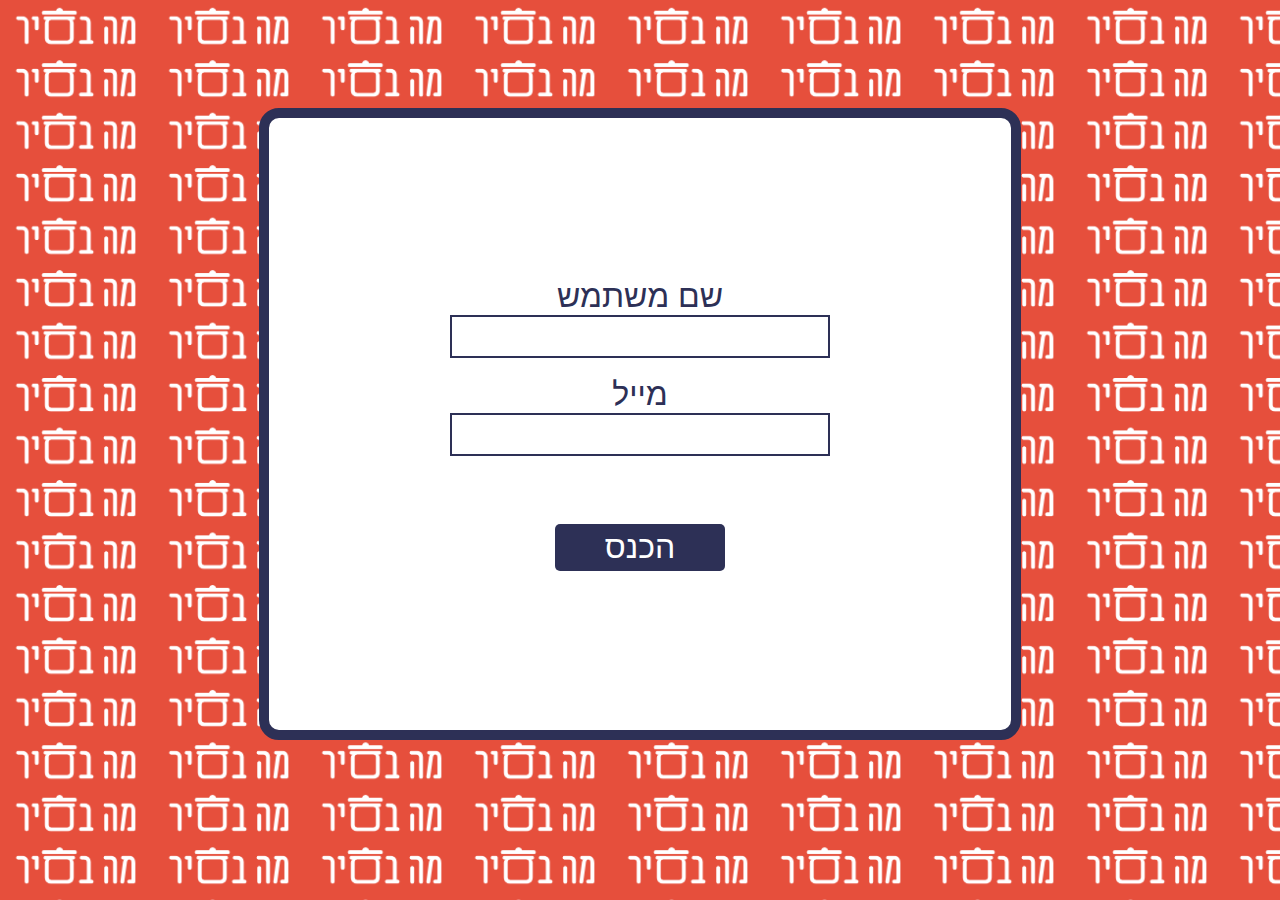
<file: index.html>
<!DOCTYPE html>
<html lang="en">

<head>
    <meta charset="UTF-8">
    <meta name="viewport" content="width=device-width, initial-scale=1.0">
    <title>login</title>
</head>

<body>
    <form>
        <label for="userName">שם משתמש</label>
        <input type="text" id="name" name="userName" required maxlength="10"><br />
        <label for="email">מייל</label>
        <input type="email" id="email" name="email" required><br />
        <button type="submit">הכנס</button>
    </form>
    <script src="/pages/login/login.js"></script>
</body>
<style>
    html {
        direction: rtl;
        display: flex;
        justify-content: center;
        background-image: url(/images/styleImages/לוגו.png);
        background-size: 153px;
    }

    form {
        display: flex;
        justify-content: center;
        align-items: center;
        width: 58vw;
        height: 68vh;
        background-color: white;
        margin-top: 100px;
        border-radius: 20px;
        border: solid #2d3056 10px;
        /* margin-left: 20px; */
        flex-flow: column;
        font-family: 'Gill Sans', 'Gill Sans MT', Calibri, 'Trebuchet MS', sans-serif;
    }

    input {
        width: 50%;
        font-size: 200%;
        border: solid 2px #2d3056;
        color: #2d3056;
        font-family: 'Gill Sans', 'Gill Sans MT', Calibri, 'Trebuchet MS', sans-serif;
    }

    label {
        font-size: 200%;
        color: #2d3056;
    }

    button {
        font-family: 'Gill Sans', 'Gill Sans MT', Calibri, 'Trebuchet MS', sans-serif;
        font-size: xx-large;
        background-color: #2d3056;
        color: white;
        border: none;
        border-radius: 5px;
        padding: 5px 50px;
        margin-top: 50px;
    }
</style>

</html>
</file>
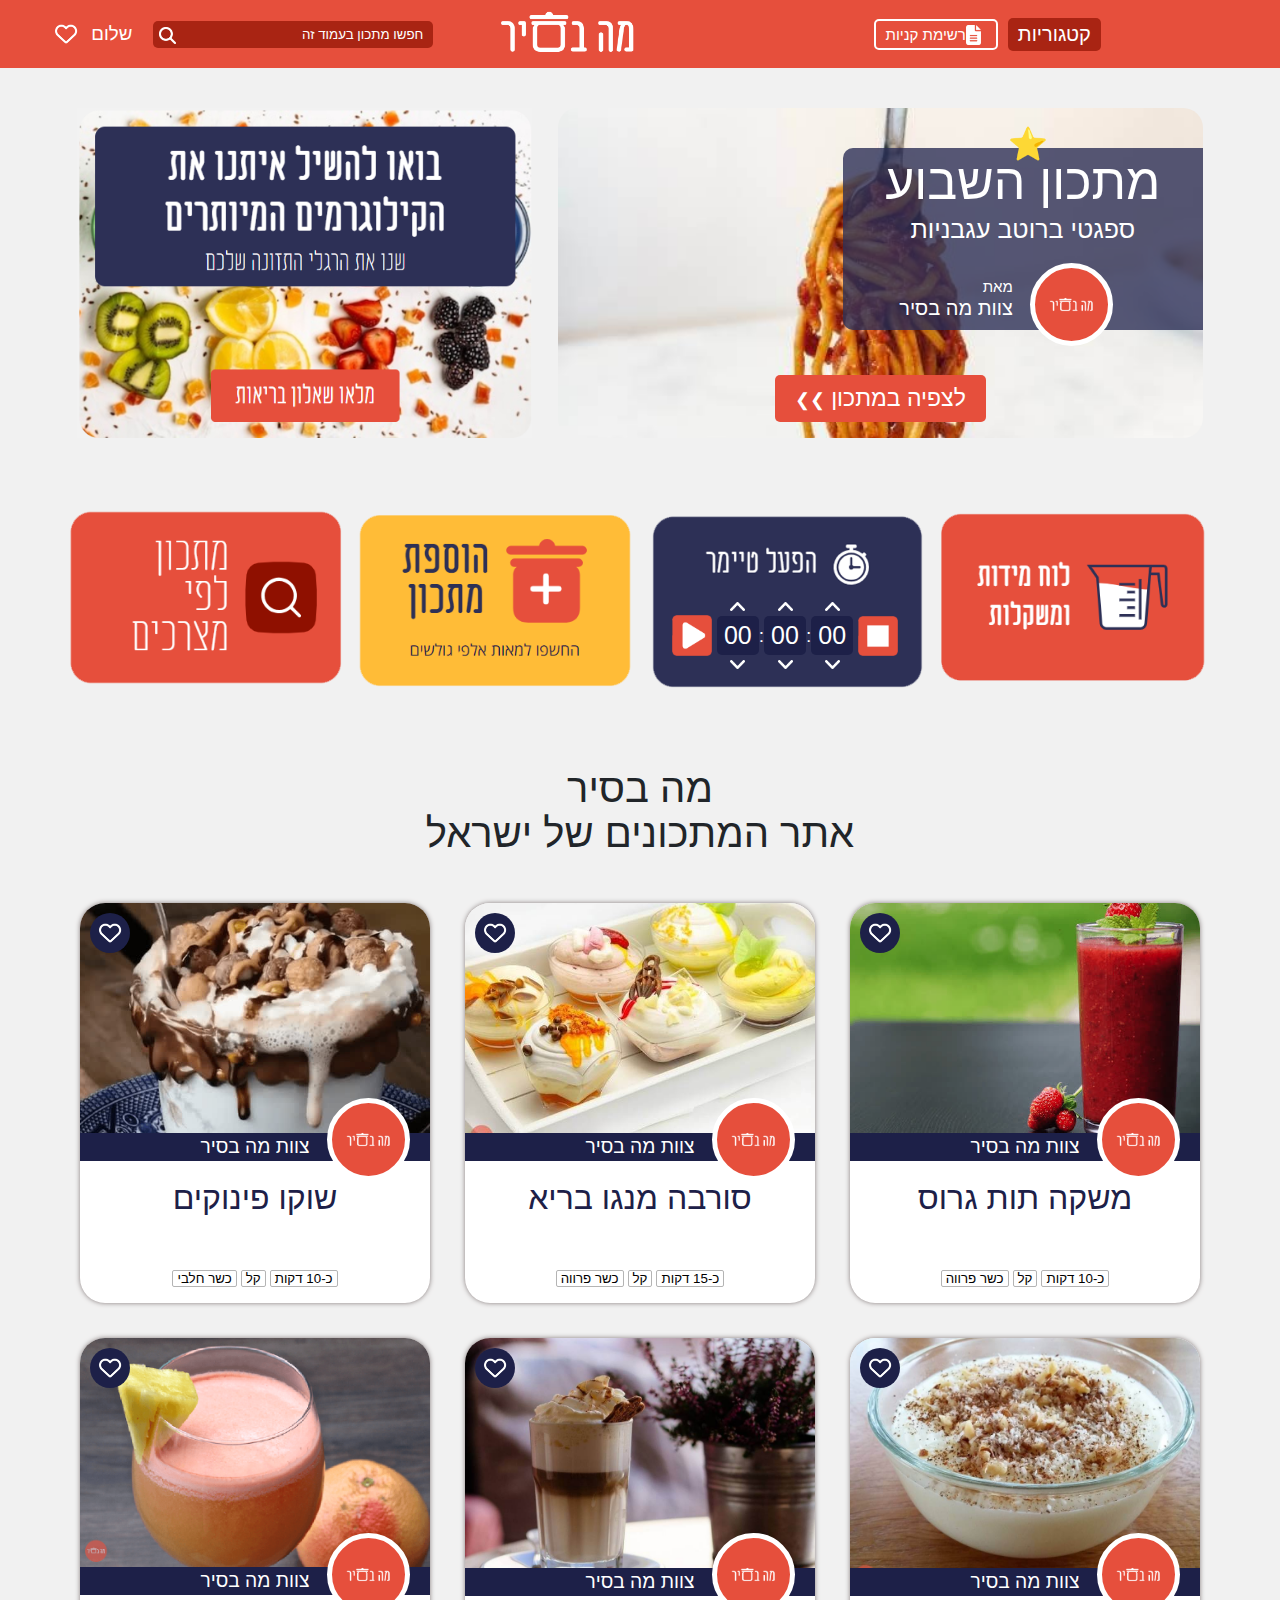
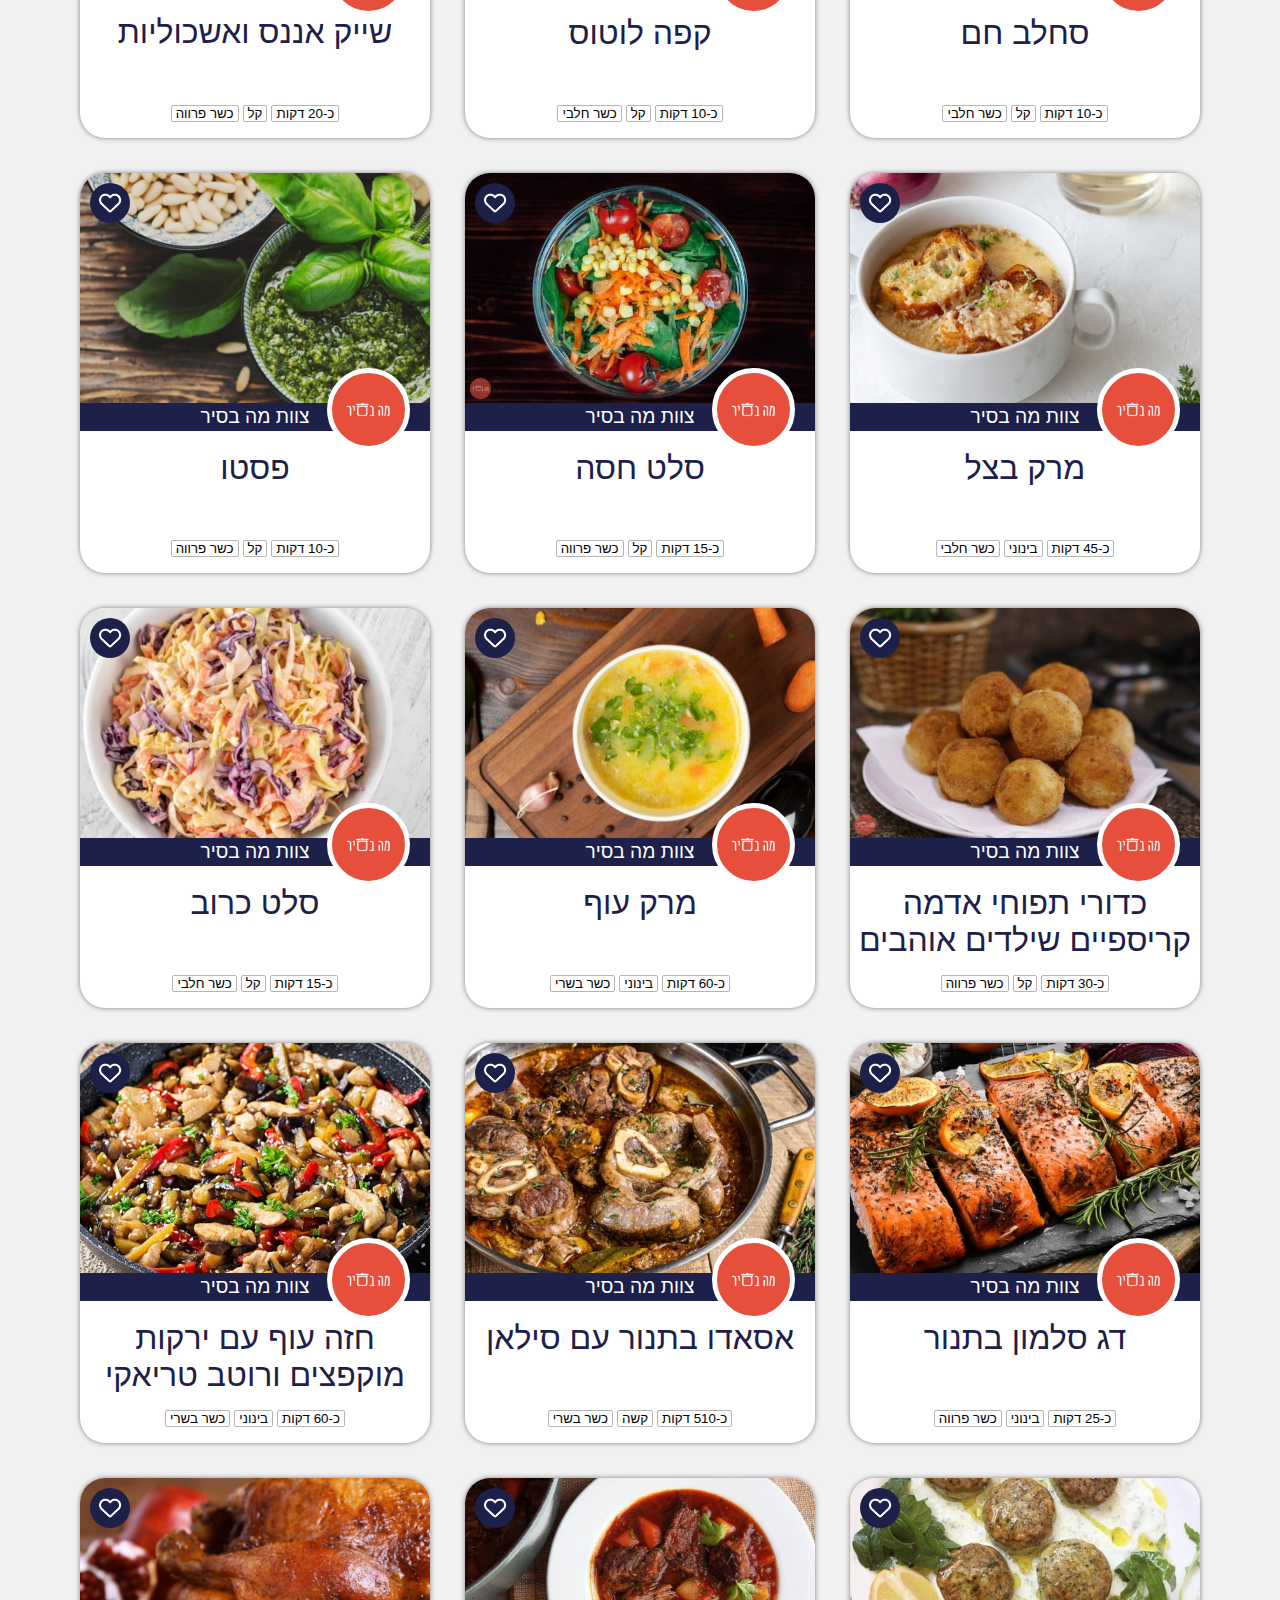
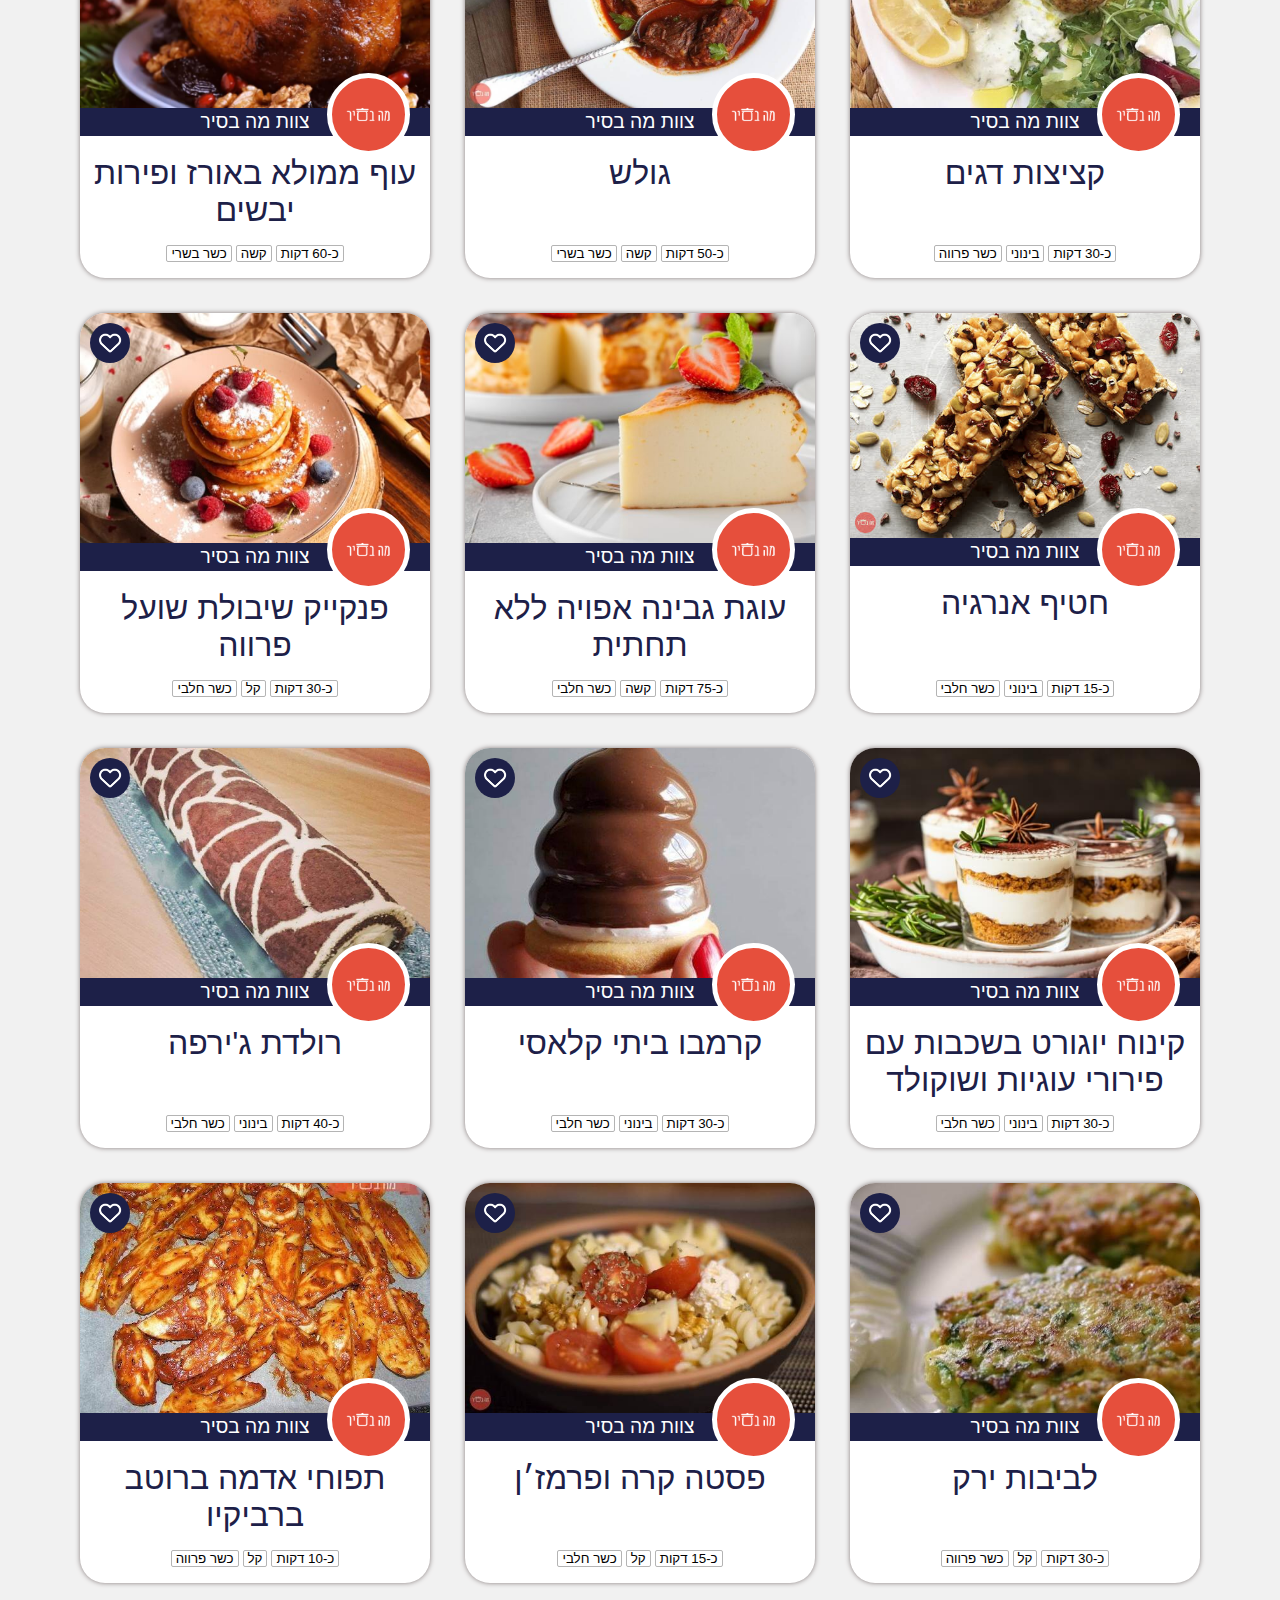
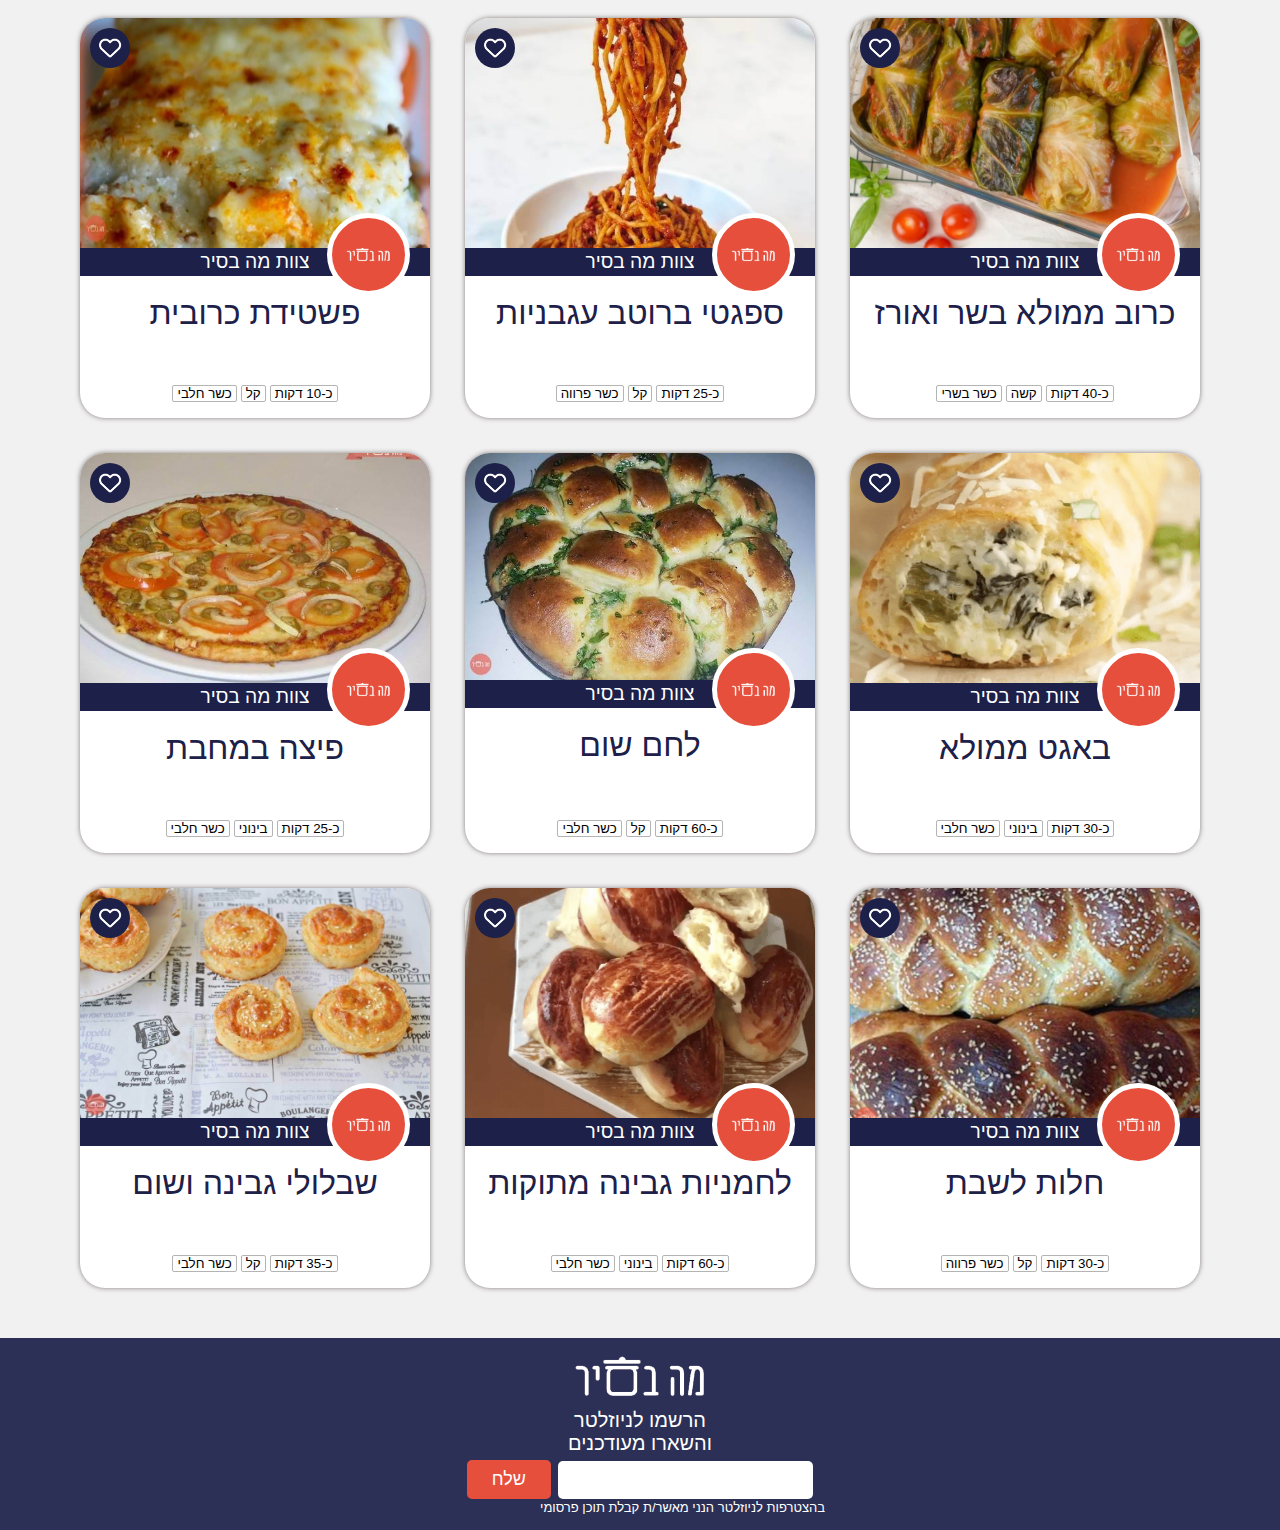
<file: pages/index/index.html>
<!DOCTYPE html>
<html lang="en">

<head>
    <meta charset="UTF-8">
    <meta name="viewport" content="width=device-width, initial-scale=1.0">
    <link rel="stylesheet" href="/pages/index/index.css">
    <link rel="stylesheet" href="/pages/header&footer/header&footer.css">
    <link rel="stylesheet" href="/pages/recipes/recipes.css">
    <title>מה בסיר - אתר המתכונים המוביל בישראל</title>
</head>
<body>
    <header>
        <div id="backDiv"></div>
        <nav>
            <h1>כל המתכונים</h1>
            <h2>קטגוריות</h2>
            <div id="c"></div>
            <h2>רמת קושי</h2>
            <div id="l"></div>
            <h2>כשרות</h2>
            <div id="k"></div>
        </nav>
        <a href="/pages/love/love.html"></a>
        <button id="category">קטגוריות</button>
        <a href="/pages/buyList/buyList.html" id="list">רשימת קניות</a>
        <!-- <img src="/images/לוגו.png" alt="" id="logo"> -->
        <a href="/pages/index/index.html"><img src="/images/styleImages/לוגו.png" alt="" id="logo"></a>
        <input type="text" placeholder="חפשו מתכון בעמוד זה" id="search">
        <h3 id="name">שלום <span id="spanname"></span></h3>
        <img src="/images/styleImages/לב ריק.png" alt="" id="lev" title="למתכונים שאהבתי">
    </header>
    <section>
        <div id="topPage">
            <div id="back">
                <p id="star">⭐</p>
                <div id="weekRecipe">
                    <h1>מתכון השבוע</h1>
                    <h2 id="n"></h2>
                    <img src="/images/styleImages/לוגו לבן.png" class="imgLogo" alt="">
                    <p>מאת<br>צוות מה בסיר</p>
                </div>
                <a href="">לצפיה במתכון <span>❯❯</span></a>
            </div>
            <img src="/images/styleImages/בריאות.png" alt="">
        </div>
        <div id="op">
            <a href="/pages/parse/parse.html" style="background-image: url(/images/styleImages/לוח\ מידות\ ומשקולות.png);" class="a"></a>
            <div id="taimer">
                <div>
                    <img src="/images/styleImages/עצור.png" alt="" id="stop">
                    <div id="seconds">
                        <img src="/images/styleImages/חץ לבן למעלה.png" alt="" class="up">
                        <p>00</p>
                        <img src="/images/styleImages/חץ למטה לבן.png" alt="" class="down">
                    </div>
                    <p>:</p>
                    <div id="minutes">
                        <img src="/images/styleImages/חץ לבן למעלה.png" alt="" class="up">
                        <p>00</p>
                        <img src="/images/styleImages/חץ למטה לבן.png" alt="" class="down">
                    </div>
                    <p>:</p>
                    <div id="houers">
                        <img src="/images/styleImages/חץ לבן למעלה.png" alt="" class="up">
                        <p>00</p>
                        <img src="/images/styleImages/חץ למטה לבן.png" alt="" class="down">
                    </div>
                    <img src="/images/styleImages/הפעל.png" alt="" id="start">
                </div>
            </div>
            <a href="/pages/addRecipes/addRecipe.html" style="background-image: url(/images/styleImages/הוספת\ מתכון.png);" class="a"></a>
            <a href="/pages/searchRecipe/searchRecipe.html" style="background-image: url(/images/styleImages/מתכון\ לפי\ מצרכים.png);" class="a"></a>
        </div>
        <h1 id="koteret">מה בסיר<br>אתר המתכונים של ישראל</h1>
        <div id="allRecipes"></div>
    </section>
    <footer>
        <div>
            <img src="/images/styleImages/לוגו לבן.png" alt="">
            <p>הרשמו לניוזלטר<br>והשארו מעודכנים</p>
            <form>
                <input type="email">
                <button type="submit">שלח</button><br>
            </form>
            <p>בהצטרפות לניוזלטר הנני מאשר/ת קבלת תוכן פרסומי</p>
        </div>
    </footer>
    <script src="/packages/jquery-3.2.1.js"></script>
    <script src="/pages/header&footer/header&footer.js"></script>
    <script src="/pages/index/index.js"></script>
    <script src="/pages/timer/taymer.js"></script>
</body>
</html>
</file>
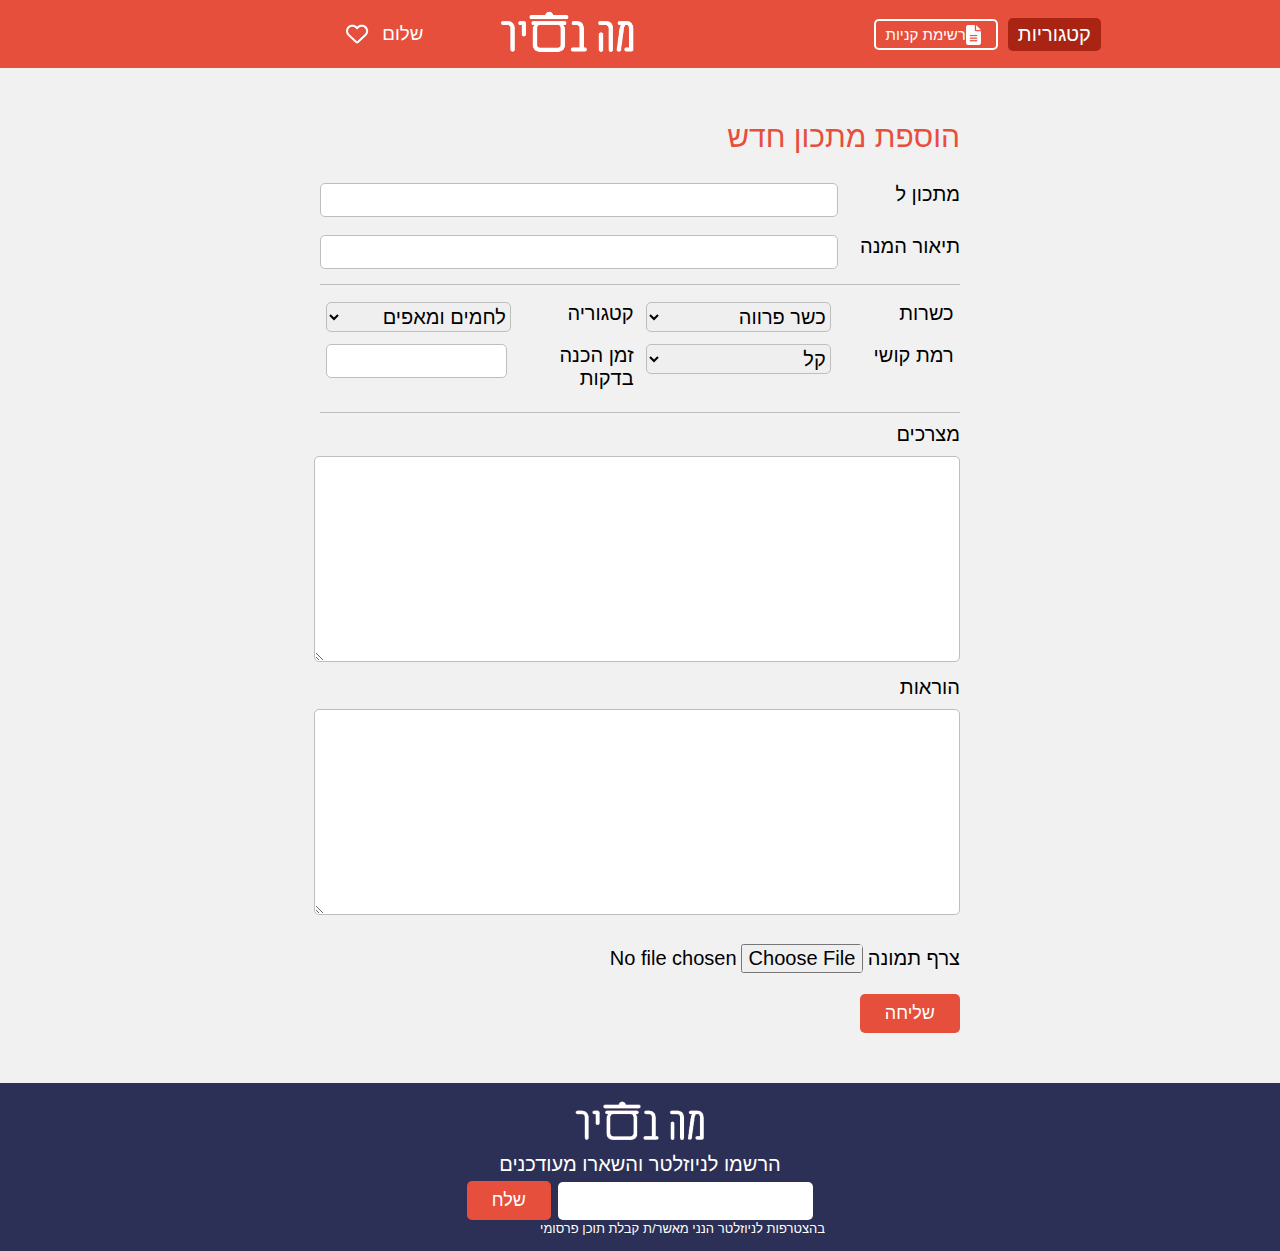
<file: pages/addRecipes/addRecipe.html>
<!DOCTYPE html>
<html lang="en">

<head>
    <meta charset="UTF-8">
    <meta name="viewport" content="width=device-width, initial-scale=1.0">
    <title>מה בסיר - אתר המתכונים המוביל בישראל</title>
    <link rel="stylesheet" href="/pages/header&footer/header&footer.css">
    <link rel="stylesheet" href="/pages/addRecipes/addRecipe.css">
</head>

<body>
    <header>
        <div id="backDiv"></div>
        <nav>
            <h1>כל המתכונים</h1>
            <h2>קטגוריות</h2>
            <div id="c"></div>
            <h2>רמת קושי</h2>
            <div id="l"></div>
            <h2>כשרות</h2>
            <div id="k"></div>
        </nav>
        <a href="/pages/love/love.html"></a>
        <button id="category">קטגוריות</button>
        <a href="/pages/buyList/buyList.html" id="list">רשימת קניות</a>
        <!-- <img src="/images/לוגו.png" alt="" id="logo"> -->
        <a href="/pages/index/index.html"><img src="/images/styleImages/לוגו.png" alt="" id="logo"></a>
        <!-- <input type="text" placeholder="חפשו מתכון בעמוד זה" id="search"> -->
        <h3 id="name">שלום <span id="spanname"></span></h3>
        <img src="/images/styleImages/לב ריק.png" alt="" id="lev" title="למתכונים שאהבתי">
    </header>
    <section>
        <form action="">
            <h1>הוספת מתכון חדש</h1>
            <div id="a">
                <div>
                    <label for="recipeName" class="text">מתכון ל</label>
                    <input type="text" name="recipeName" id="recipeName" class="recipe text" required>
                </div><br>
                <div>
                    <label for="description" class="text">תיאור המנה</label>
                    <input type="text" name="description" id="description" class="recipe text" required>
                </div>
            </div>
            <div id="b">
                <div>
                    <label for="kashrut" class="text">כשרות</label>
                    <select name="kashrut" id="kashrut" required>
                        <option value="1" class="kashrut text">כשר פרווה</option>
                        <option value="2" class="kashrut text">כשר חלבי</option>
                        <option value="3" class="kashrut text">כשר בשרי</option>
                    </select>
                </div>
                <div>
                    <label for="categories" class="text">קטגוריה</label>
                    <select name="categories" id="categories" required>
                        <option value="1" class="categories text">לחמים ומאפים</option>
                        <option value="2" class="categories text">מנות עקריות</option>
                        <option value="3" class="categories text">משקאות</option>
                        <option value="4" class="categories text">סלטים ומרקים</option>
                        <option value="5" class="categories text">קינוחים ועוגות</option>
                        <option value="6" class="categories text">תוספות</option>
                    </select>
                </div>
                <div>
                    <label for="level" class="text">רמת קושי</label>
                    <select name="level" id="level" required>
                        <option value="1" class="level text">קל</option>
                        <option value="2" class="level text">בינוני</option>
                        <option value="3" class="level text">קשה</option>
                    </select>
                </div>
                <div>
                    <label for="time" class="text">זמן הכנה בדקות</label>
                    <input type="number" name="time" id="time" class="text">
                </div>
            </div>
            <div>
                <label for="products" class="text">מצרכים</label>
                <textarea name="products" id="products" class="text" required></textarea>
                <label for="instructions" class="text">הוראות</label>
                <textarea name="instructions" id="instructions" class="text" required></textarea>
            </div>
            <label for="file">צרף תמונה</label>
            <input type="file" name="file" id="file"><br>
            
            <button>שליחה</button>
        </form>
    </section>
    <footer>
        <div>
            <img src="/images/styleImages/לוגו לבן.png" alt="">
            <p>הרשמו לניוזלטר והשארו מעודכנים</p>
            <form>
                <input type="email">
                <button type="submit">שלח</button>
            </form>
            <p>בהצטרפות לניוזלטר הנני מאשר/ת קבלת תוכן פרסומי</p>
        </div>
    </footer>
    <script src="/Data/recipes.json"></script>
    <script src="/pages/header&footer/header&footer.js"></script>
</body>

</html>
</file>
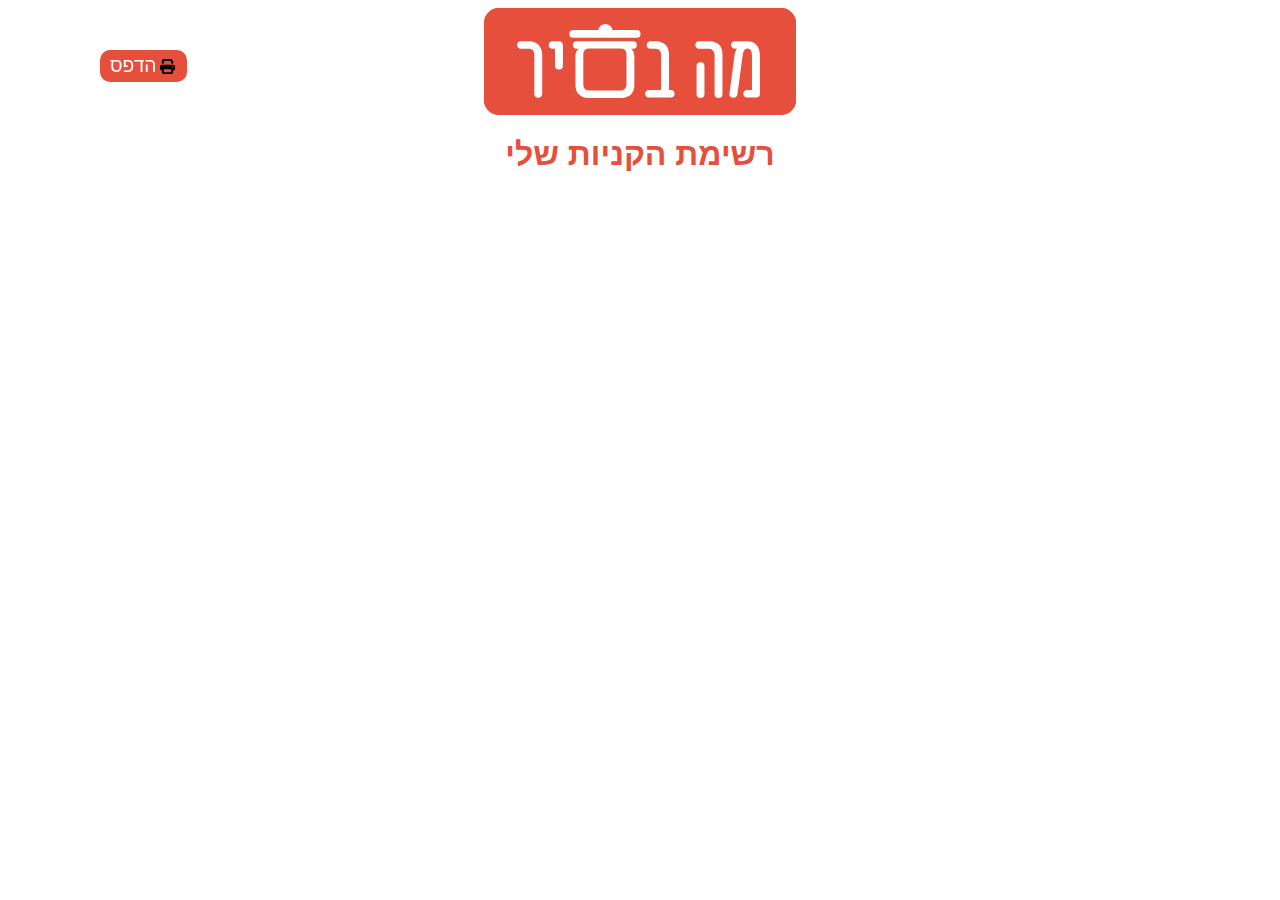
<file: pages/buyList/buyList.html>
<!DOCTYPE html>
<html lang="en">

<head>
    <meta charset="UTF-8">
    <meta name="viewport" content="width=device-width, initial-scale=1.0">
    <title>רשימת קניות</title>
    <link rel="stylesheet" href="/pages/buyList/buyList.css">
</head>

<body>
    <img src="/images/styleImages/לוגו.png" alt="">
    <h1>רשימת הקניות שלי</h1>
    <ol></ol>
    <button id="toPrint">הדפס</button>
</body>
<script src="/pages/buyList/buyList.js"></script>
</html>
</file>
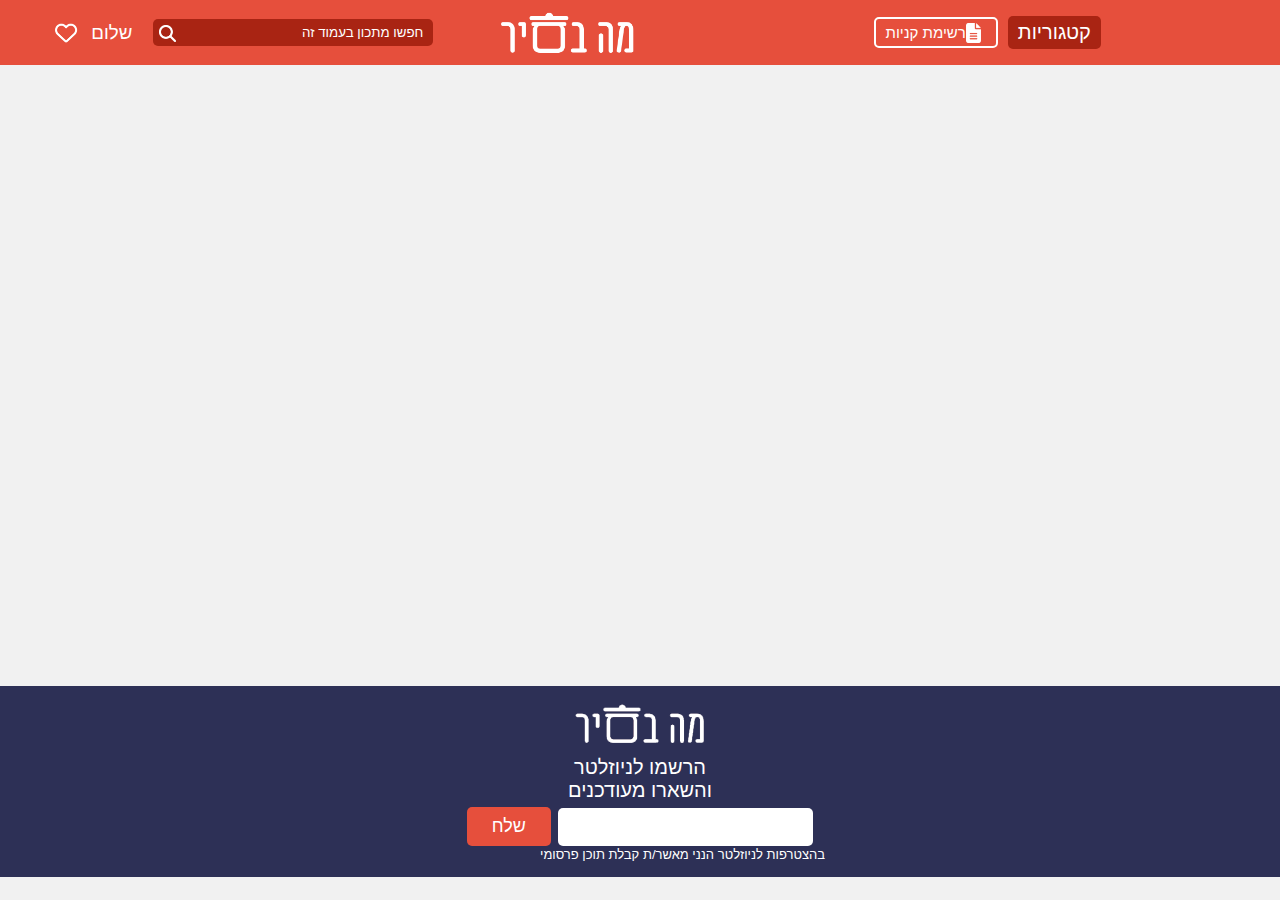
<file: pages/categorys/categorys.html>
<!DOCTYPE html>
<html lang="en">
<head>
    <meta charset="UTF-8">
    <meta name="viewport" content="width=device-width, initial-scale=1.0">
    <title>מה בסיר - אתר המתכונים המוביל בישראל</title>
    <link rel="stylesheet" href="/pages/header&footer/header&footer.css">
    <link rel="stylesheet" href="/pages/recipes/recipes.css">
</head>
<body>
    <header>
        <div id="backDiv"></div>
        <nav>
            <h1>כל המתכונים</h1>
            <h2>קטגוריות</h2>
            <div id="c"></div>
            <h2>רמת קושי</h2>
            <div id="l"></div>
            <h2>כשרות</h2>
            <div id="k"></div>
        </nav>
        <button id="category">קטגוריות</button>
        <a href="/pages/buyList/buyList.html" id="list">רשימת קניות</a>
        <img src="/images/styleImages/לוגו.png" alt="" id="logo">
        <input type="text" placeholder="חפשו מתכון בעמוד זה" id="search">
        <h3 id="name">שלום <span id="spanname"></span></h3>
        <img src="/images/styleImages/לב ריק.png" alt="" id="lev" title="למתכונים שאהבתי">
    </header>
    <section>
        <h1></h1>
        <h2></h2>
        <div id="allRecipes"></div>
    </section>
    <footer>
        <div>
            <img src="/images/styleImages/לוגו לבן.png" alt="">
            <p>הרשמו לניוזלטר<br>והשארו מעודכנים</p>
            <form>
                <input type="email">
                <button type="submit">שלח</button><br>
            </form>
            <p>בהצטרפות לניוזלטר הנני מאשר/ת קבלת תוכן פרסומי</p>
        </div>
    </footer>
    <script src="/packages/jquery-3.2.1.js"></script>
    <script src="/pages/header&footer/header&footer.js"></script>
    <script src="/pages/categorys/categorys.js"></script>
</body>
<style>
    section h1,section h2{
        text-align: center;
        color: #2d3056;
    }
    section h2{
       margin-inline: 25%;
       line-height: 1.5;
       font-weight: 400;
    }
    section h1{
        font-size: 50px;
    }
</style>
</html>
</file>
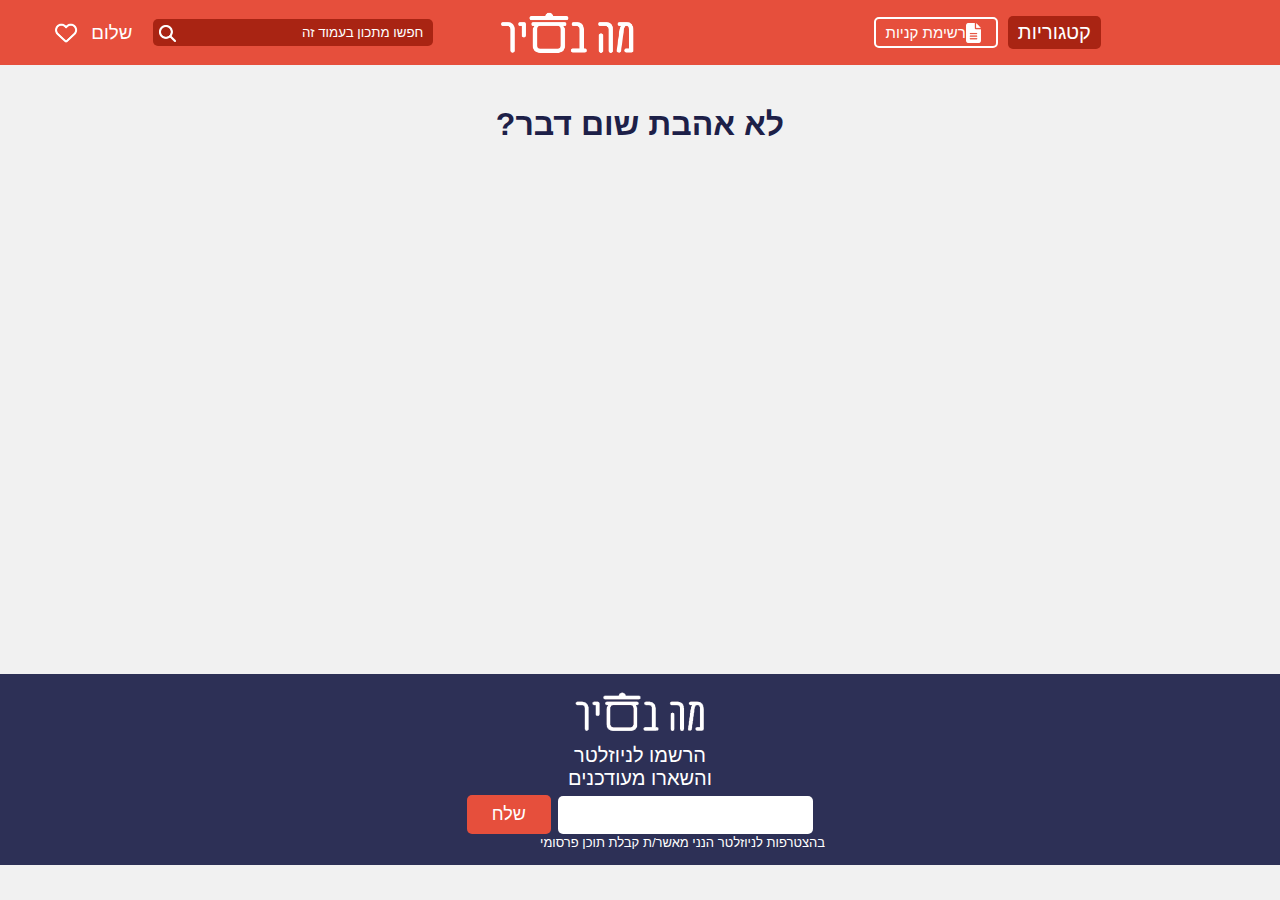
<file: pages/love/love.html>
<!DOCTYPE html>
<html lang="en">
<head>
    <meta charset="UTF-8">
    <meta name="viewport" content="width=device-width, initial-scale=1.0">
    <title>מה בסיר - אתר המתכונים המוביל בישראל</title>
    <link rel="stylesheet" href="/pages/header&footer/header&footer.css">
    <link rel="stylesheet" href="/pages/recipes/recipes.css">
</head>
<body>
    <header>
        <div id="backDiv"></div>
        <nav>
            <h1>כל המתכונים</h1>
            <h2>קטגוריות</h2>
            <div id="c"></div>
            <h2>רמת קושי</h2>
            <div id="l"></div>
            <h2>כשרות</h2>
            <div id="k"></div>
        </nav>
        <button id="category">קטגוריות</button>
        <a href="/pages/buyList/buyList.html" id="list">רשימת קניות</a>
        <img src="/images/styleImages/לוגו.png" alt="" id="logo">
        <input type="text" placeholder="חפשו מתכון בעמוד זה" id="search">
        <h3 id="name">שלום <span id="spanname"></span></h3>
        <img src="/images/styleImages/לב ריק.png" alt="" id="lev" title="למתכונים שאהבתי">
    </header>
    <section>
        <h1 id="title" style="text-align: center;"></h1>
        <button id="resetAll">רוקן הכל</button>
        <div id="allRecipes"></div>
    </section>
    <footer>
        <div>
            <img src="/images/styleImages/לוגו לבן.png" alt="">
            <p>הרשמו לניוזלטר<br>והשארו מעודכנים</p>
            <form>
                <input type="email">
                <button type="submit">שלח</button><br>
            </form>
            <p>בהצטרפות לניוזלטר הנני מאשר/ת קבלת תוכן פרסומי</p>
        </div>
    </footer>
    <script src="/packages/jquery-3.2.1.js"></script>
    <script src="/pages/header&footer/header&footer.js"></script>
    <script src="/pages/love/love.js"></script>
</body>
<style>
    #resetAll{
        display: none;
        color: #f6656f;
        background-color: white;
        border: #f6656f solid 2px;
        border-radius: 5px;
        font-size: 20px;
        padding-inline: 10px;
        position: fixed;
        left: 50px;
        top: 100px;
    }
</style>
</html>
</file>
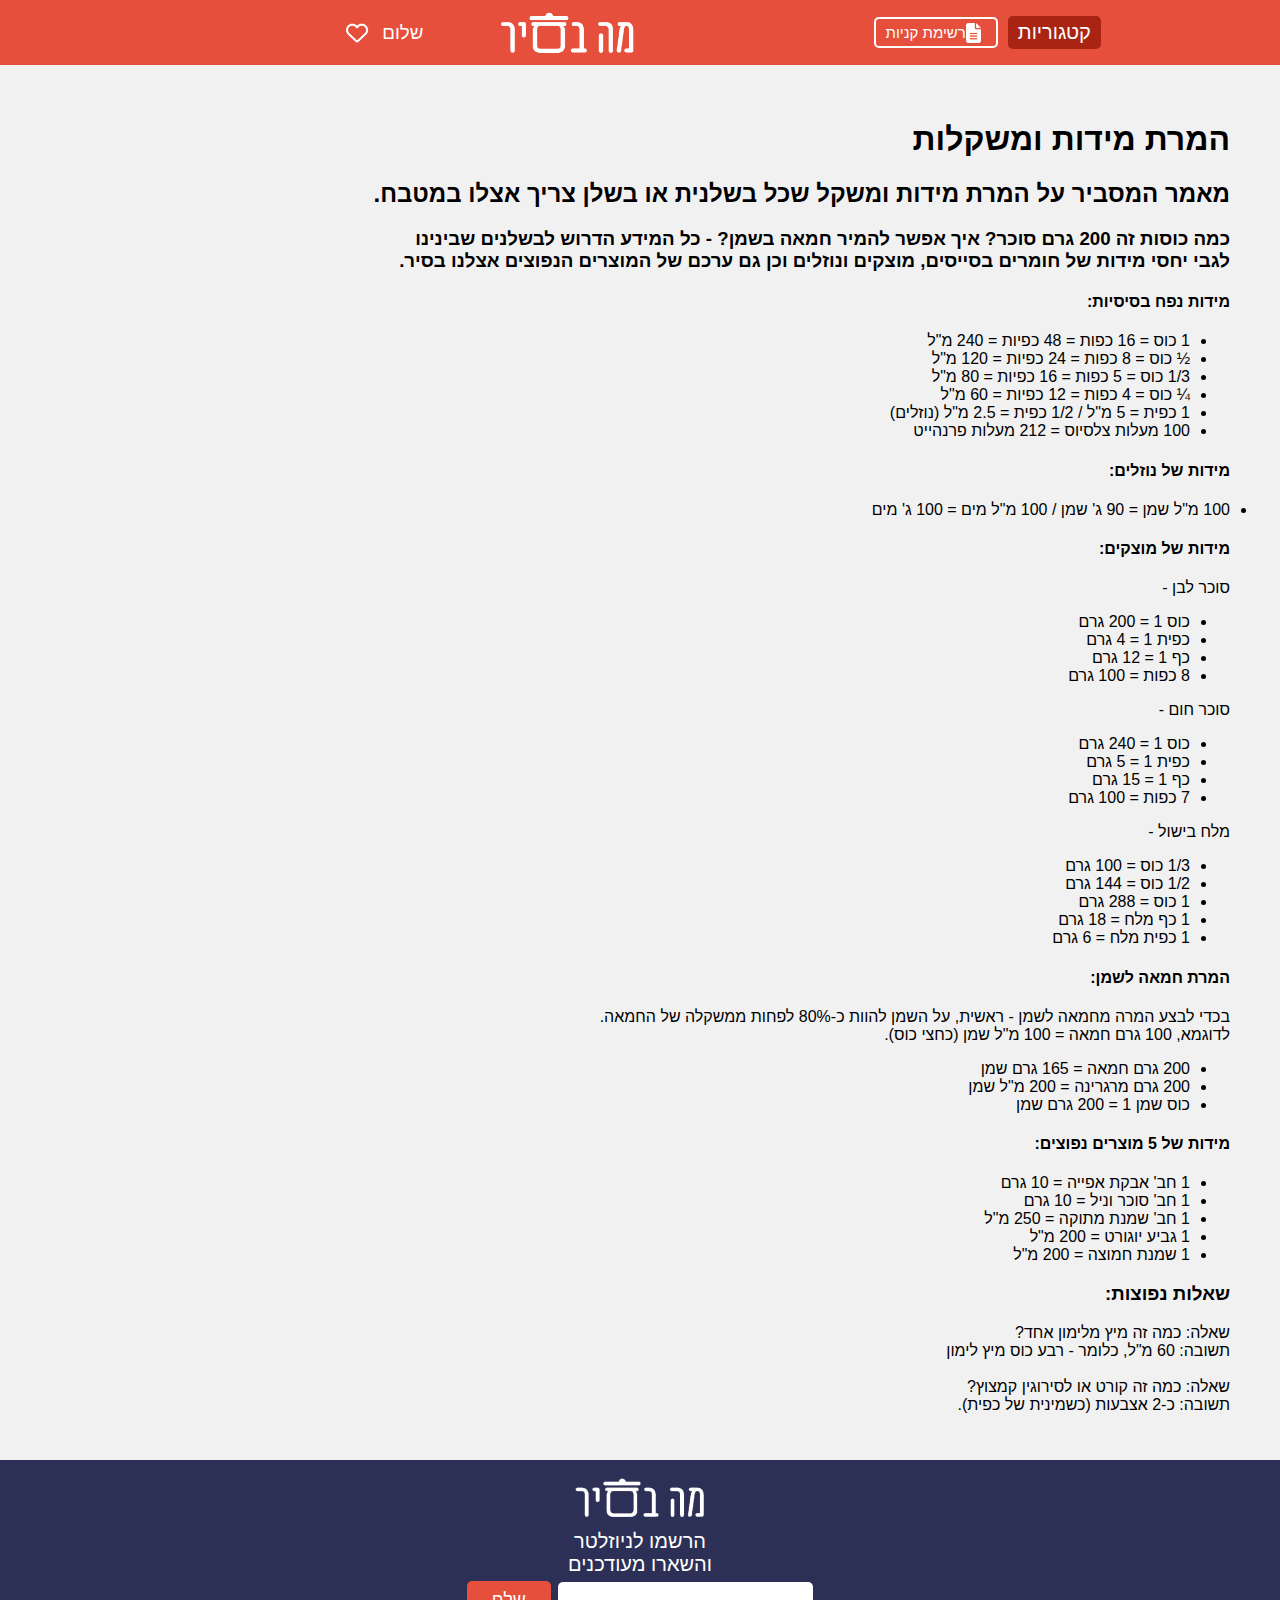
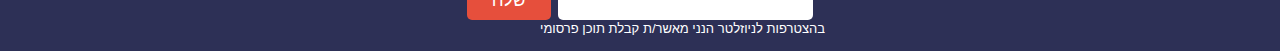
<file: pages/parse/parse.html>
<!DOCTYPE html>
<html lang="en">
<head>
    <meta charset="UTF-8">
    <meta name="viewport" content="width=device-width, initial-scale=1.0">
    <title>מה בסיר - אתר המתכונים המוביל בישראל</title>
    <link rel="stylesheet" href="/pages/header&footer/header&footer.css">
</head>
<body>
    <header>
        <div id="backDiv"></div>
        <nav>
            <h1>כל המתכונים</h1>
            <h2>קטגוריות</h2>
            <div id="c"></div>
            <h2>רמת קושי</h2>
            <div id="l"></div>
            <h2>כשרות</h2>
            <div id="k"></div>
        </nav>
        <button id="category">קטגוריות</button>
        <a href="/pages/buyList/buyList.html" id="list">רשימת קניות</a>
        <img src="/images/styleImages/לוגו.png" alt="" id="logo">
        <!-- <input type="text" placeholder="חפשו מתכון בעמוד זה" id="search"> -->
        <h3 id="name">שלום <span id="spanname"></span></h3>
        <img src="/images/styleImages/לב ריק.png" alt="" id="lev" title="למתכונים שאהבתי">
    </header>
    <section>
        <h1>המרת מידות ומשקלות</h1>
        <h2>מאמר המסביר על המרת מידות ומשקל שכל בשלנית או בשלן צריך אצלו במטבח.</h2>
        <h3>כמה כוסות זה 200 גרם סוכר? איך אפשר להמיר חמאה בשמן? - כל המידע הדרוש לבשלנים שבינינו<br>
            לגבי יחסי מידות של חומרים בסייסים, מוצקים ונוזלים וכן גם ערכם של המוצרים הנפוצים אצלנו בסיר.</h3>
        <h4>מידות נפח בסיסיות:</h4>
        <ul>
            <li>1 כוס = 16 כפות = 48 כפיות = 240 מ"ל</li>
            <li>½ כוס = 8 כפות = 24 כפיות = 120 מ"ל</li>
            <li>1/3 כוס = 5 כפות = 16 כפיות = 80 מ"ל</li>
            <li>¼ כוס = 4 כפות = 12 כפיות = 60 מ"ל</li>
            <li>1 כפית = 5 מ"ל / 1/2 כפית = 2.5 מ"ל (נוזלים)</li>
            <li>100 מעלות צלסיוס = 212 מעלות פרנהייט</li>
        </ul>
        <h4>מידות של נוזלים:</h4>
        <li>100 מ"ל שמן = 90 ג' שמן / 100 מ"ל מים = 100 ג' מים</li>
        <h4>מידות של מוצקים:</h4>
        <p>סוכר לבן -</p>
        <ul>
            <li>כוס 1 = 200 גרם</li>
            <li>כפית 1 = 4 גרם</li>
            <li>כף 1 = 12 גרם</li>
            <li>8 כפות = 100 גרם</li>
        </ul>
        <p>סוכר חום -</p>
        <ul>
            <li>כוס 1 = 240 גרם</li>
            <li>כפית 1 = 5 גרם</li>
            <li>כף 1 = 15 גרם</li>
            <li>7 כפות = 100 גרם</li>
        </ul>
        <p>מלח בישול -</p>
        <ul>
            <li>1/3 כוס = 100 גרם</li>
            <li>1/2 כוס = 144 גרם</li>
            <li>1 כוס = 288 גרם</li>
            <li>1 כף מלח = 18 גרם</li>
            <li>1 כפית מלח = 6 גרם</li>
        </ul>
        <h4>המרת חמאה לשמן:</h4>
        <p>בכדי לבצע המרה מחמאה לשמן - ראשית, על השמן להוות כ-80% לפחות ממשקלה של החמאה.<br>
            לדוגמא, 100 גרם חמאה = 100 מ"ל שמן (כחצי כוס).</p>
        <ul>
            <li>200 גרם חמאה = 165 גרם שמן</li>
            <li>200 גרם מרגרינה = 200 מ"ל שמן</li>
            <li>כוס שמן 1 = 200 גרם שמן</li>
        </ul>
        <h4>מידות של 5 מוצרים נפוצים:</h4>
        <ul>
            <li>1 חב' אבקת אפייה = 10 גרם</li>
            <li>1 חב' סוכר וניל = 10 גרם</li>
            <li>1 חב' שמנת מתוקה = 250 מ"ל</li>
            <li>1 גביע יוגורט = 200 מ"ל</li>
            <li>1 שמנת חמוצה = 200 מ"ל</li>
        </ul>
        <h3>שאלות נפוצות:</h3>
        <p>שאלה: כמה זה מיץ מלימון אחד?<br>
            תשובה: 60 מ"ל, כלומר - רבע כוס מיץ לימון<br><br>
            שאלה: כמה זה קורט או לסירוגין קמצוץ?<br>
            תשובה: כ-2 אצבעות (כשמינית של כפית).
            </p>
    </section>
    <footer>
        <div>
            <img src="/images/styleImages/לוגו לבן.png" alt="">
            <p>הרשמו לניוזלטר<br>והשארו מעודכנים</p>
            <form>
                <input type="email">
                <button type="submit">שלח</button><br>
            </form>
            <p>בהצטרפות לניוזלטר הנני מאשר/ת קבלת תוכן פרסומי</p>
        </div>
    </footer>
    <script src="/packages/jquery-3.2.1.js"></script>
    <script src="/pages/header&footer/header&footer.js"></script>
</body>
<style>
    section{
        padding: 30px 50px;
    }
</style>
</html>
</file>
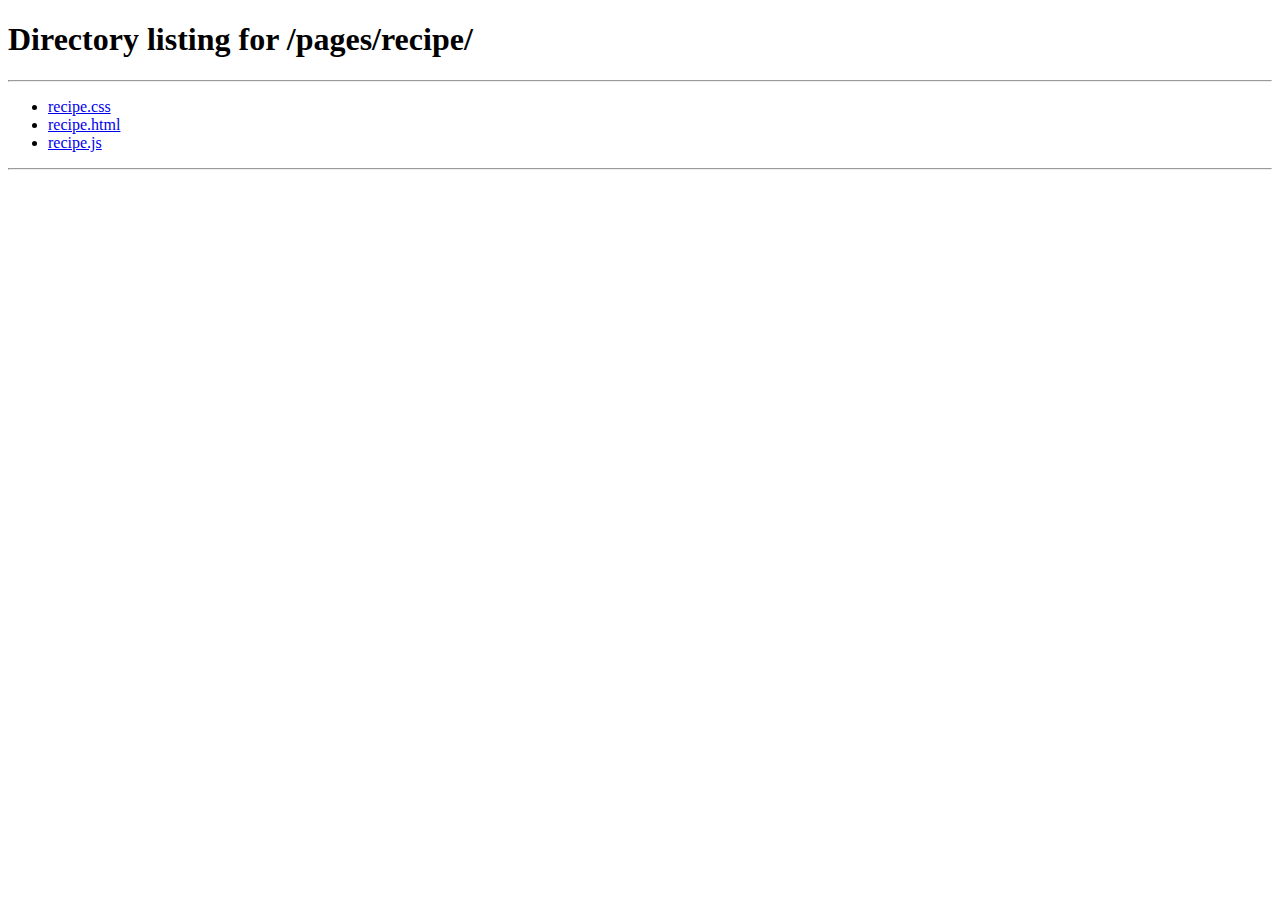
<file: pages/recipe/recipe.html>
<!DOCTYPE html>
<html lang="en">

<head>
    <meta charset="UTF-8">
    <meta name="viewport" content="width=device-width, initial-scale=1.0">
    <title>מה בסיר - אתר המתכונים המוביל בישראל</title>
    <link rel="stylesheet" href="/pages/header&footer/header&footer.css">
    <link rel="stylesheet" href="/pages/recipe/recipe.css">
</head>

<body>
    <header>
        <div id="backDiv"></div>
        <nav>
            <h1>כל המתכונים</h1>
            <h2>קטגוריות</h2>
            <div id="c"></div>
            <h2>רמת קושי</h2>
            <div id="l"></div>
            <h2>כשרות</h2>
            <div id="k"></div>
        </nav>
        <a href="/pages/love/love.html"></a>
        <button id="category">קטגוריות</button>
        <a href="/pages/buyList/buyList.html" id="list">רשימת קניות</a>
        <!-- <img src="/images/לוגו.png" alt="" id="logo"> -->
        <a href="/pages/index/index.html"><img src="/images/styleImages/לוגו.png" alt="" id="logo"></a>
        <input type="text" placeholder="חפשו מתכון בעמוד זה" id="search">
        <h3 id="name">שלום <span id="spanname"></span></h3>
        <img src="/images/styleImages/לב ריק.png" alt="" id="lev" title="למתכונים שאהבתי">
    </header>
    <section>
        <div id="imgRecipe">
            <img src="" alt="" id="imageRecipe">
            <a href=""><img src="/images/styleImages/לב ריק.png" class="heart"></a><br>
            <h1 id="recipe">מתכון</h1>
            <h1 id="nameResipe"></h1>
        </div>
        <div id="P">
            <h2 id="productsNeed"></h2>
            <p>סמן מוצרים להוספה לרשימת קניות</p>
            <ul id="products"></ul>
            <a href="/pages/parse/parse.html">המרת מידות ומשקולות</a>
        </div>
        <div id="I">
            <h2 id="instructionsHow"></h2>
            <ul id="instructions"></ul>
        </div>
        <div id="taimer">
            <h1><img src="/images/styleImages/טיימר.png" alt=""> הפעל טיימר לפי זמן הכנה</h1>
            <div>
                <img src="/images/styleImages/עצור.png" alt="" id="stop">
                <div id="seconds">
                    <img src="/images/styleImages/חץ לבן למעלה.png" alt="" class="up">
                    <p>00</p>
                    <img src="/images/styleImages/חץ למטה לבן.png" alt="" class="down">
                </div>
                <p>:</p>
                <div id="minutes">
                    <img src="/images/styleImages/חץ לבן למעלה.png" alt="" class="up">
                    <p>00</p>
                    <img src="/images/styleImages/חץ למטה לבן.png" alt="" class="down">
                </div>
                <p>:</p>
                <div id="houers">
                    <img src="/images/styleImages/חץ לבן למעלה.png" alt="" class="up">
                    <p>00</p>
                    <img src="/images/styleImages/חץ למטה לבן.png" alt="" class="down">
                </div>
                <img src="/images/styleImages/הפעל.png" alt="" id="start">
            </div>
        </div>
    </section>
    <footer>
        <div>
            <img src="/images/styleImages/לוגו לבן.png" alt="">
            <p>הרשמו לניוזלטר<br>והשארו מעודכנים</p>
            <form>
                <input type="email">
                <button type="submit">שלח</button><br>
            </form>
            <p>בהצטרפות לניוזלטר הנני מאשר/ת קבלת תוכן פרסומי</p>
        </div>
    </footer>
    <script src="/packages/jquery-3.2.1.js"></script>
    <script src="/pages/recipe/recipe.js"></script>
    <script src="/pages/timer/taymer.js"></script>
    <script src="/pages/header&footer/header&footer.js"></script>
</body>
</html>
</file>
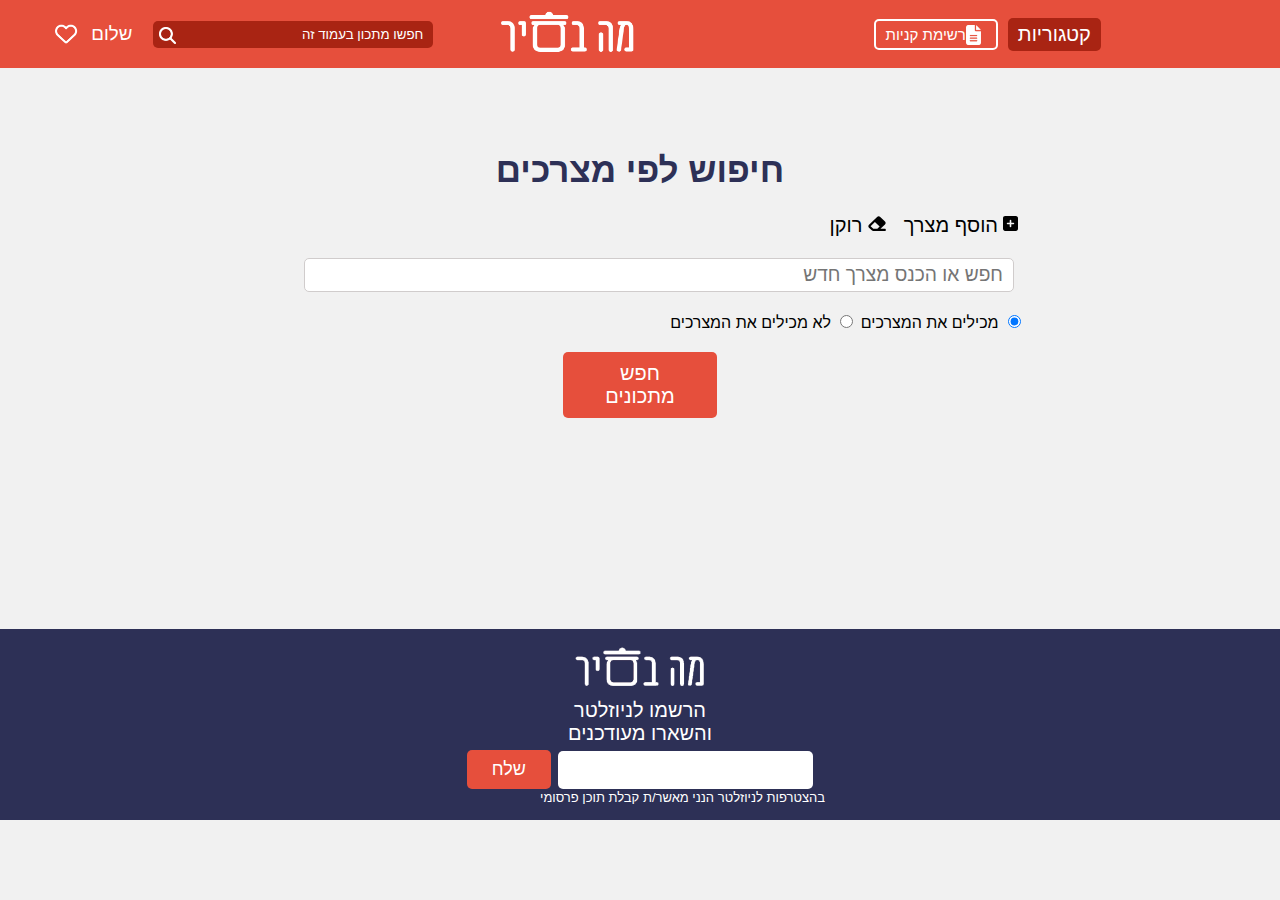
<file: pages/searchRecipe/searchRecipe.html>
<!DOCTYPE html>
<html lang="en">
<head>
    <meta charset="UTF-8">
    <meta name="viewport" content="width=device-width, initial-scale=1.0">
    <title>מה בסיר - אתר המתכונים המוביל בישראל</title>
    <link rel="stylesheet" href="/pages/header&footer/header&footer.css">
    <link rel="stylesheet" href="/pages/searchRecipe/searchRecipe.css">
</head>
<body>
    <header>
        <div id="backDiv"></div>
        <nav>
            <h1>כל המתכונים</h1>
            <h2>קטגוריות</h2>
            <div id="c"></div>
            <h2>רמת קושי</h2>
            <div id="l"></div>
            <h2>כשרות</h2>
            <div id="k"></div>
        </nav>
        <a href="/pages/love/love.html"></a>
        <button id="category">קטגוריות</button>
        <a href="/pages/buyList/buyList.html" id="list">רשימת קניות</a>
        <!-- <img src="/images/לוגו.png" alt="" id="logo"> -->
        <a href="/pages/index/index.html"><img src="/images/styleImages/לוגו.png" alt="" id="logo"></a>
        <input type="text" placeholder="חפשו מתכון בעמוד זה" id="search">
        <h3 id="name">שלום <span id="spanname"></span></h3>
        <img src="/images/styleImages/לב ריק.png" alt="" id="lev" title="למתכונים שאהבתי">
    </header>
    <section>
        <form>
            <h1 id="title">חיפוש לפי מצרכים</h1>
            <button id="btnadd"><img src="/images/styleImages/square-plus.svg" alt="">הוסף מצרך</button>
            <button id="btndelete" type="reset"><img src="/images/styleImages/eraser.svg" alt="">רוקן</button>
            <div id="products">
                <div id="product">
                    <input type="text" name="product" placeholder="חפש או הכנס מצרך חדש" >
                </div>
            </div>
            <input type="radio" id="with" name="withORwithout" value="1" checked>
            <label for="with">מכילים את המצרכים</label>
            <input type="radio" id="without" name="withORwithout" value="0">
            <label for="without"> לא מכילים את המצרכים</label><br>
            <button id="btnsearch" type="submit">חפש מתכונים</button>
        </form>    
        <h1></h1>
        <div id="contain"></div>
    </section>
    <footer>
        <div>
            <img src="/images/styleImages/לוגו לבן.png" alt="">
            <p>הרשמו לניוזלטר<br>והשארו מעודכנים</p>
            <form>
                <input type="email">
                <button type="submit">שלח</button><br>
            </form>
            <p>בהצטרפות לניוזלטר הנני מאשר/ת קבלת תוכן פרסומי</p>
        </div>
    </footer>
    <script src="/packages/jquery-3.2.1.js"></script>
    <script src="/pages/header&footer/header&footer.js"></script>
    <script src="/pages/searchRecipe/searchRecipe.js"></script>
</body>

</html>
</file>
<file: pages/index/index.css>
#op{
    margin-top: 5%;
    display: flex;
    flex-wrap: wrap;
    justify-content: center;
}
#op>img{
    width: 290px;
    height: 200px;
}

#koteret{
    margin-top: 5%;
    font-size: 40px;
    font-weight: 500;
    text-align: center;
    color: #212529;
}

#back{
    width: 645px;
    height: 330px;
    background-repeat: no-repeat;
    background-size: cover;
    border-radius: 20px;
    text-align: center;
    position: relative;
}
#weekRecipe{
    background-color: rgba(45, 48, 86, 0.8);
    width: 330px;
    min-width: max-content;
    border-radius: 10px 0px 0px 10px;
    transform: translateY(40px);
    padding-inline: 15px;
    padding-top: 5px;
}
#star{
    font-size: 32px;
    position: absolute;
    top: -15px;
    right: 155px;
    z-index: 2;
}
#weekRecipe h1{
    color: white;
    font-size: 50px;
    font-weight: 400;
    margin:0%;
}
#n{
    color: white;
    font-size: 25px;
    font-weight: 200;
    margin: 1%;
    min-width: max-content;
}
#weekRecipe p{
    color: white;
    padding: 10px 175px 10px 0px;
    font-size: 20px;
    text-align: right;
}
#weekRecipe p:first-line{
    font-size: 15px;
}
#weekRecipe img{
    top: 115px;
    right: 90px;
}
#topPage{
    display: flex;
    flex-wrap: wrap;
    justify-content: center;
    margin-top: 3%;
}
#topPage>img{
    width: 455px;
    margin-right: 2%;
}
#back a{
    color: white;
    text-decoration: none;
    background-color: #e64f3c;
    border-radius: 5px;
    padding: 10px 20px;
    display: inline-block;
    margin: 65px;
    font-size: 23px;
}
#back a span{
    font-size: 18px;
}
#taimer, .a{
    background-image: url(/images/styleImages/הפעל\ טיימר\ -\ מתוקן.png);
    background-size: contain;
    background-repeat: no-repeat;
    width: 290px;
    height: 200px;
}
#taimer div div img{
    width: 15px;
}
#taimer>div>img{
    margin: 5px;
    width: 40px;
}
#taimer div div{
    display: flex;
    flex-flow: column;
    align-items: center;
}
#taimer>div{
    margin-top: 100px;
    display: flex;
    justify-content: center;
    align-items: center;
    /* height: 10px; */
}
#taimer div div p{
    background-color: #1d2048;
    font-size: 25px;
    padding: 5px 7px;
    border-radius: 5px;
    color: white;
    margin: 5px 0px;
}
#taimer div p{
    font-size: larger;
    color: white;
}
</file>
<file: pages/header&footer/header&footer.css>
body{
    direction: rtl;  
    margin: 0%;
    font-family:'Gill Sans', 'Gill Sans MT', Calibri, 'Trebuchet MS', sans-serif;
    background-color: #f1f1f1;
    padding-top: 70px;
}
button{
    font-family:'Gill Sans', 'Gill Sans MT', Calibri, 'Trebuchet MS', sans-serif;   
}
section{
    min-height: 64.7vh;
}
header{
    z-index: 5;
    direction: rtl;
    position: fixed;
    background-color: #e64f3c;
    display: flex;
    top: 0%;
    inset-inline: 0%;
    align-items: center;
    padding-block: 3px;
    padding-right: 14% ;
}
header>div{
    position: absolute;
    top: 0%;
    right: 0%;
    width: 100vw;
    height: 100vh;
    z-index: 5;
    display: none;
    background-color: rgba(50, 47, 47, 0.8);
}
#logo{
    width: 170px;
    margin-left: 50px;
}
#category{
    background-color: #a92413;
    border: none;
    border-radius: 5px;
    font-weight: 300;
    color: white;
    padding: 5px 10px;
    font-size: 20px;
    margin-left: 10px;
}
#list{
   background: url(/images/styleImages/file-lines.png) 90px 4px / 15px no-repeat;
   color: white;
   border: solid white 2px;
   border-radius: 5px;
   padding: 5px 30px 5px 10px;
   font-size: 15px;
   margin-left: 20%;
   text-decoration: none;
}
#search{
    color: white;
    border: none;
    border-radius: 5px;
    width: 260px;
    padding: 6px 10px;
    margin-left: 1%;
    background: #a92413 url(/images/styleImages/זכוכית\ מגדלת\ לבן.png) 6px 6px / 17px no-repeat;
}
#name{
    margin-right: 10px;
    color: white;
    font-weight: 400;
}

footer{
    padding: 10px;
    background-color: #2d3056;
    text-align: center;
    color: white;
}
footer img{
    width: 165px;
    margin-bottom: 0%;
}
footer div p:first-of-type{
    margin-block: 0% 5px;
    font-size: 20px;
    font-weight: 200;
}
footer div input{
    font-size: 17px;
    padding: 9px 17px;
    color: rgb(78, 77, 77);
    border: 1px;
    border-radius: 5px;
}
footer div p:last-of-type{
    font-size: small;
    margin: 1px 0% 5px 85px;
}
footer div button{
    background-color: #e64f3c;
    color: white;
    border: none;
    border-radius: 5px;
    font-size: large;
    padding: 9px 25px;
    margin-right: 3px;
}
#lev{
    width: 30px;
    margin-right: 10px;
}
header nav{
    position: absolute;
    height: 100vh;
    right: 0%;
    top: 0%;
    background-color: white;
    width: 450px;
    overflow-y: scroll;
    display: none;
    z-index: 6;
}
header nav h1{
    background-color: #f6656f;
    margin: 0%;
    text-align: center;
    font-size: 30px;
    font-weight: 400;
    color: white;
    padding-block: 22px;
} 
header nav h2{
    background-color: #2d30561c;
    margin: 0%;
    text-align: center;
    font-size: 25px;
    font-weight: 400;
    color: #f6656f;
    padding-block: 15px;
    border-block: #f6656f 2px solid;
}
header nav a{
    padding:15px 20px;
    margin: 0%;
    font-size: 20px;
    color: #2d3056;
    border-bottom: solid 1px rgb(199, 194, 194);
    text-decoration: none;
    display: block;
}
header nav a:hover{
    color: #f6656f;
    background-color: rgb(238, 238, 238);
}
@media (max-width: 1015px) {
    section{
        margin-top: 100px;
    }
    #list{
        display: none;
    }
    #logo{
        margin-left: 20px;
    }
    header{
        padding-right: 20px ;
    }
}

@media (max-width: 660px) {
    header{
        padding-right: 5px ;
    }
    #search{
        width: 70px;
    }
    #category{
       font-size: small;
    }
    #logo{
        margin-left: 5px;
        width: 100px;
    }
}
header ::placeholder{
    color: white;
    opacity: 1;
}
</file>
<file: pages/recipes/recipes.css>
#allRecipes{
    display: flex;
    flex-flow: wrap;
    justify-content: center;
    gap: 35px;
    padding: 20px 20px 50px;
}
#allRecipes div{
    width: 350px;
    height: 400px;
    background-color: white;
    border-radius: 25px;
    position: relative;
    text-align: center;
    box-shadow: 0px 0px 5px 0px rgb(133, 123, 123);
}
.food{
    width: 350px;
    border-radius: 25px 25px 0px 0px;
    max-height: 230px;
    object-fit: cover;
}
.imgLogo{
    border-radius: 50px;
    width: 55px;
    background-color: #e64f3c;
    padding: 27px 9px;
    border: solid 5px white;
    position: absolute;
    top: 195px;
    right: 20px;
    z-index: 2;
}
#allRecipes div h4{
    background-color: #1d2048;
    color: white;
    font-weight: 300;
    text-align: center;
    padding-block: 3px;
    font-size: larger;
    margin: 0%;
    transform: translateY(-4px);
}
.heart{
    width: 30px;
    position: absolute;
    z-index: 2;
    background-color: #1d2048;
    top: 10px;
    left: 10px;
    padding: 5px;
    border-radius: 50%;
}
#title{
    text-decoration: none;
    font-size: xx-large;
    position: relative;
    top: 15px;
    color: #1d2048;
}
.span{
    border: solid 0.5px rgb(180, 180, 180);
    margin: 2px;
    padding-inline: 4px;
    border-radius: 2px;
    font-size: smaller;
    font-weight: 100;
}
#p{
    position: absolute;
   bottom: 0px;
   width: 100%;
}
</file>
<file: pages/addRecipes/addRecipe.css>
h1{
    color: #e64f3c;
    font-weight: 400;
    font-size: 30px;
    margin: 0%;
    margin-bottom: 3%;
}
section form{
    padding-block: 50px;
    width: 50%;
}

form>div{
    padding-block: 10px 15px;
}
.recipe{
    width: 80%;
}
label, input, select, textarea{
    font-size: 20px;
}
form div div{
    display: flex;
    justify-content: space-between;
}
section{
    display: flex;
    justify-content: center;
}

section input, section select,textarea{
    height: 30px;
    border:solid 1px rgb(190, 190, 190);
    border-radius: 5px;
    font-family:'Gill Sans', 'Gill Sans MT', Calibri, 'Trebuchet MS', sans-serif;
}

#b{
    display: flex;
    border-block: solid 1px rgb(190, 190, 190);
    flex-wrap: wrap;
}
#b div{
    width: 48%;
    padding: 1% ;
}
#b div select, #b div input{
    width: 60%;
}

textarea{
    width: 100%;
    height: 200px;
    margin-block: 10px;
}

#file{
    border: none;
}
section form button{
    background-color: #e64f3c;
    color: white;
    border: none;
    border-radius: 5px;
    font-size: large;
    padding: 9px 25px;
    margin-top: 20px;
}
</file>
<file: pages/buyList/buyList.css>
body {
    direction: rtl;
    display: flex;
    flex-flow: column;
    align-items: center;
    font-family: 'Gill Sans', 'Gill Sans MT', Calibri, 'Trebuchet MS', sans-serif;
}

body>img {
    background-color: #e64f3c;
    border-radius: 15px;
}

h1 {
    color: #e64f3c;
}

ol {
    width: 500px;
    padding: 0px;

}

li {
    display: flex;
    font-size: 25px;
    line-height: 1.5;
    justify-content: space-between;
    /* width: 300px; */
    list-style-type: none;
}

li>img {
    width: 18px;
}

button {
    left: 100px;
    top: 50px;
    color: white;
    /* background-color: #e64f3c; */
    border: none;
    border-radius: 10px;
    font-size: larger;
    font-weight: lighter;
    padding: 5px 30px 5px 10px;
    position: fixed;
    background: #e64f3c url(/images/styleImages/print.svg) 60px 9px / 15px no-repeat;
}

@media print {
    li>img {
        display: none;
    }

    button {
        display: none;
    }

}
</file>
<file: pages/recipe/recipe.css>
#imgRecipe{
    position: relative;
    text-align: center;
    padding-block: 50px 30px;
    margin-bottom: 100px;
    background: url(/images/styleImages/רקע.png) center bottom / 100vw 400px no-repeat;
}
#imageRecipe{
    border-radius: 30px;
    width: 850px;
    max-width: 98%;
    height: 720px;
    /* box-shadow: 0px 0px 5px 0px rgb(133, 123, 123); */
    object-fit: cover;
}
#imgRecipe a{
    position: absolute;
}
#nameResipe{
    font-size: 50px;
    color: white;
    margin-top: 1%;
}
#recipe{
    margin: 0%;
    color: #f6656f;
    background-color: white;
    border-radius: 5px;
    display: inline-block;
    font-size: 30px;
    padding: 5px 20px;
    transform: translateY(-25px);
    box-shadow: 1px 1px 3px 0px rgb(161, 151, 151);
}
#P{
    margin: 60px;
    background-color: beige;
    width: 400px;
    max-width: 70%;
    padding: 20px;
    border-radius: 5px;
    transform: rotate(3deg);
    box-shadow: 0px 0px 10px 0px rgb(161, 151, 151);
}
#I{
    margin: 50px;
    width: 1000px;
}
li{
    border-bottom: solid 1px rgb(96, 96, 96);
    line-height: 1.5;
    font-size: 20px;
}
#taimer{
    height: 180px;
    width: 330px;
    padding-inline: 15px;
    border-radius: 20px;
    margin: 40px;
    background-color: #2d3056;
}
#taimer>div{
    margin-top: 30px;
    display: flex;
    justify-content: center;
    align-items: center;
}


#taimer>h1>img{
    width: 55px;
    transform: translateY(10px);
}
#taimer>h1{
    color: white;
    font-weight: 100;
    font-size: 27px;
}
#taimer>div>img{
    margin: 5px;
    width: 40px;
}
#taimer div p{
    font-size: larger;
    color: white;
}
#taimer div div img{
    width: 15px;
}
#taimer div div{
    display: flex;
    flex-flow: column;
    align-items: center;
}
#taimer div div p{
    background-color: #1d2048;
    font-size: 25px;
    padding: 5px 7px;
    border-radius: 5px;
    color: white;
    margin: 5px 0px;
}
.heart{
    width: 30px;
    position: absolute;
    z-index: 2;
    background-color: #1d2048;
    top: 10px;
    left: 10px;
    padding: 5px;
    border-radius: 50%;
}
</file>
<file: pages/searchRecipe/searchRecipe.css>
#title{
    text-align: center;
    font-size: 35px;
    color: #2d3056;
    /* margin-bottom: 10px; */
}
section{
    min-height: 53.2vh;
}
section form{
    margin-top: 80px;
    padding-inline: 20%;
}
#btnadd img{
    width: 15px;
    margin-left: 5px;
}
#btndelete img{
    width: 20px;
    margin-left: 5px;
}
#btndelete,#btnadd{
    border: none;
    font-size: 20px;
    background:none;
}
.product,#product{
   padding:5px 10px;
}
.product input,#product input{
    font-family:'Gill Sans', 'Gill Sans MT', Calibri, 'Trebuchet MS', sans-serif;   
    padding: 5px 10px;
    width: 92%;
    font-size: larger;
    border-radius: 5px;
    border: solid 0.5px rgb(208, 204, 204);
}
.product button{
    background-color: #2d3056;
    color: white;
    margin-right: 8px ;
    font-size: 25px;
    border-radius: 5px;
    border: none;
    padding: 0px 15px 5px 15px;
}
#products{
    margin-block: 15px;
}
#btnsearch{
    background-color: #e64f3c;
    color: white;
    border: none;
    border-radius: 5px;
    font-size: 20px;
    font-weight: 300;
    padding: 10px 25px;
    margin: 20px 40%;

}
#contain{
    display: flex;
    flex-flow: column;
    align-items: center;
}
#r{
    height: 95px;
    border: solid #2d3056 1px;
    margin: 10px;
    display: flex;
    align-items: center;
    justify-content: space-between;
    width: 50%;
    min-width: 500px;
    border-radius: 5px;
}
#r>img{
    width: 75px;
    height: 75px;
    margin-inline: 10px;
    border-radius: 5px;
    object-fit: cover;
}
#r>a{
    text-decoration: none;
    color: #2d3056;
    font-size: x-large;
}
section>h1{
    text-align: center;
}
.span{
    border: solid 0.5px rgb(180, 180, 180);
    margin: 2px;
    padding-inline: 4px;
    border-radius: 2px;
    font-size: smaller;
    font-weight: 100;
}
#p{
   margin-left: 10px;
}
</file>
